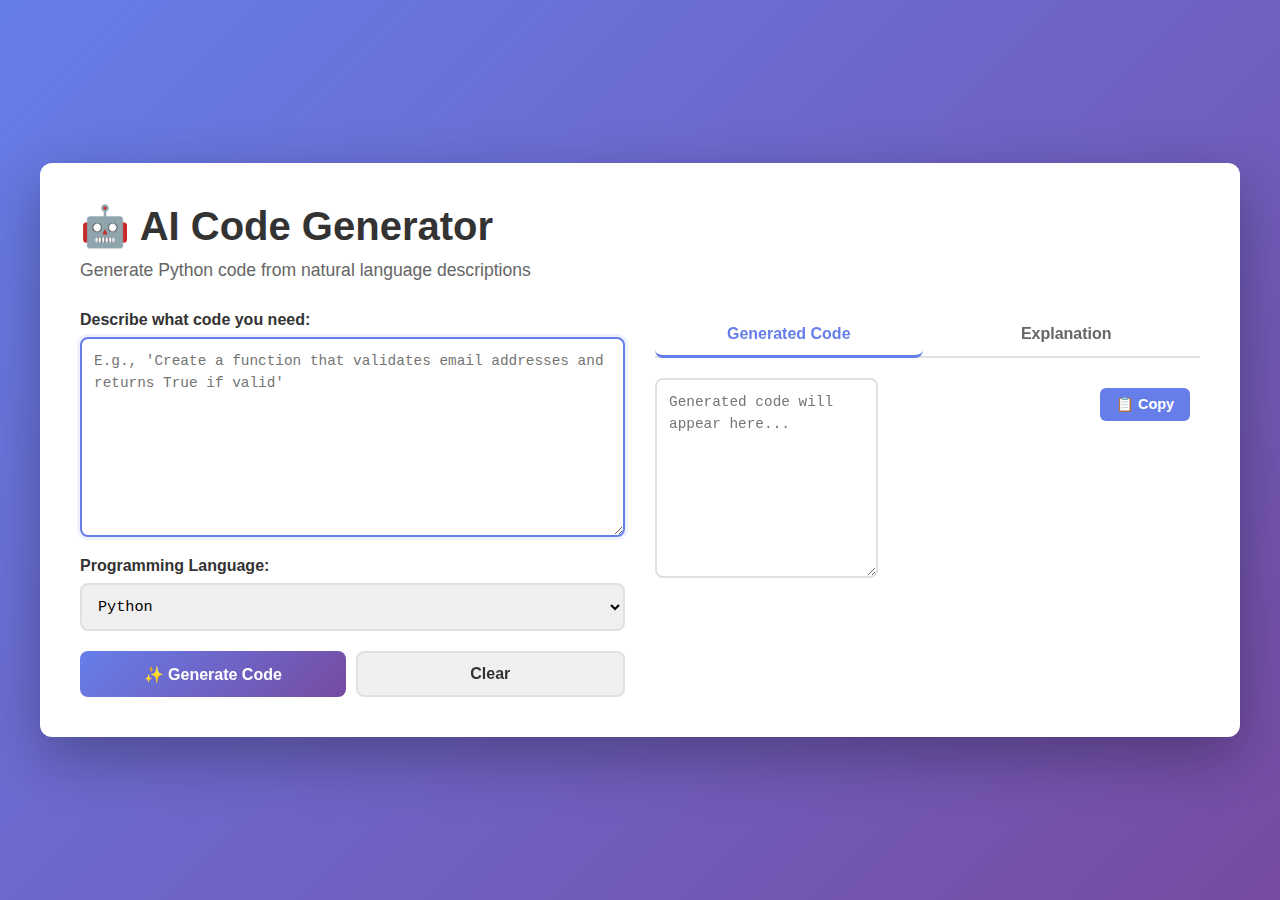
<file: AI-CodeGenerator/templates/index.html>
<!DOCTYPE html>
<html lang="en">
<head>
    <meta charset="UTF-8">
    <meta name="viewport" content="width=device-width, initial-scale=1.0">
    <title>AI Code Generator</title>
    <style>
        * {
            margin: 0;
            padding: 0;
            box-sizing: border-box;
        }

        body {
            font-family: 'Segoe UI', Tahoma, Geneva, Verdana, sans-serif;
            background: linear-gradient(135deg, #667eea 0%, #764ba2 100%);
            min-height: 100vh;
            display: flex;
            align-items: center;
            justify-content: center;
            padding: 20px;
        }

        .container {
            background: white;
            border-radius: 12px;
            box-shadow: 0 20px 60px rgba(0, 0, 0, 0.3);
            max-width: 1200px;
            width: 100%;
            padding: 40px;
        }

        h1 {
            color: #333;
            margin-bottom: 10px;
            font-size: 2.5em;
        }

        .subtitle {
            color: #666;
            margin-bottom: 30px;
            font-size: 1.1em;
        }

        .content {
            display: grid;
            grid-template-columns: 1fr 1fr;
            gap: 30px;
        }

        @media (max-width: 768px) {
            .content {
                grid-template-columns: 1fr;
            }
        }

        .section {
            display: flex;
            flex-direction: column;
        }

        label {
            color: #333;
            font-weight: 600;
            margin-bottom: 8px;
            font-size: 1em;
        }

        textarea, select {
            padding: 12px;
            border: 2px solid #e0e0e0;
            border-radius: 8px;
            font-family: 'Courier New', monospace;
            font-size: 0.95em;
            resize: vertical;
            transition: border-color 0.3s;
        }

        textarea:focus, select:focus {
            outline: none;
            border-color: #667eea;
            box-shadow: 0 0 0 3px rgba(102, 126, 234, 0.1);
        }

        #description, #outputCode {
            min-height: 200px;
            font-size: 0.9em;
            line-height: 1.5;
        }

        .button-group {
            display: flex;
            gap: 10px;
            margin-top: 20px;
        }

        button {
            padding: 12px 24px;
            border: none;
            border-radius: 8px;
            font-size: 1em;
            font-weight: 600;
            cursor: pointer;
            transition: all 0.3s;
            flex: 1;
        }

        .btn-primary {
            background: linear-gradient(135deg, #667eea 0%, #764ba2 100%);
            color: white;
        }

        .btn-primary:hover {
            transform: translateY(-2px);
            box-shadow: 0 10px 20px rgba(102, 126, 234, 0.3);
        }

        .btn-primary:disabled {
            opacity: 0.6;
            cursor: not-allowed;
            transform: none;
        }

        .btn-secondary {
            background: #f0f0f0;
            color: #333;
            border: 2px solid #e0e0e0;
        }

        .btn-secondary:hover {
            background: #e8e8e8;
        }

        .output-section {
            position: relative;
        }

        .copy-btn {
            position: absolute;
            top: 10px;
            right: 10px;
            padding: 8px 16px;
            background: #667eea;
            color: white;
            border: none;
            border-radius: 6px;
            font-size: 0.9em;
            cursor: pointer;
            transition: all 0.3s;
        }

        .copy-btn:hover {
            background: #764ba2;
        }

        .loading {
            display: none;
            text-align: center;
            color: #667eea;
            font-weight: 600;
            margin-top: 10px;
        }

        .loading.active {
            display: block;
        }

        .spinner {
            display: inline-block;
            width: 20px;
            height: 20px;
            border: 3px solid #f3f3f3;
            border-top: 3px solid #667eea;
            border-radius: 50%;
            animation: spin 1s linear infinite;
            margin-right: 8px;
        }

        @keyframes spin {
            0% { transform: rotate(0deg); }
            100% { transform: rotate(360deg); }
        }

        .error {
            background-color: #ffebee;
            border: 2px solid #ef5350;
            color: #c62828;
            padding: 12px;
            border-radius: 8px;
            margin-top: 10px;
            display: none;
        }

        .error.active {
            display: block;
        }

        .success {
            background-color: #e8f5e9;
            border: 2px solid #66bb6a;
            color: #2e7d32;
            padding: 12px;
            border-radius: 8px;
            margin-top: 10px;
            display: none;
        }

        .success.active {
            display: block;
        }

        .tabs {
            display: flex;
            gap: 10px;
            margin-bottom: 20px;
            border-bottom: 2px solid #e0e0e0;
        }

        .tab {
            padding: 12px 20px;
            background: none;
            border: none;
            cursor: pointer;
            color: #666;
            font-weight: 600;
            font-size: 1em;
            border-bottom: 3px solid transparent;
            transition: all 0.3s;
            position: relative;
            bottom: -2px;
        }

        .tab.active {
            color: #667eea;
            border-bottom-color: #667eea;
        }

        .tab-content {
            display: none;
        }

        .tab-content.active {
            display: block;
        }

        #explanation {
            background: #f9f9f9;
            padding: 15px;
            border-radius: 8px;
            line-height: 1.6;
            color: #333;
        }
    </style>
</head>
<body>
    <div class="container">
        <h1>🤖 AI Code Generator</h1>
        <p class="subtitle">Generate Python code from natural language descriptions</p>

        <div class="content">
            <!-- Left Panel - Input -->
            <div class="section">
                <label for="description">Describe what code you need:</label>
                <textarea id="description" placeholder="E.g., 'Create a function that validates email addresses and returns True if valid'"></textarea>

                <label for="language" style="margin-top: 20px;">Programming Language:</label>
                <select id="language">
                    <option value="python">Python</option>
                    <option value="javascript">JavaScript</option>
                    <option value="typescript">TypeScript</option>
                    <option value="java">Java</option>
                    <option value="csharp">C#</option>
                </select>

                <div class="button-group">
                    <button class="btn-primary" id="generateBtn">✨ Generate Code</button>
                    <button class="btn-secondary" id="clearBtn">Clear</button>
                </div>

                <div class="loading" id="loading">
                    <span class="spinner"></span>
                    Generating code...
                </div>

                <div class="error" id="error"></div>
            </div>

            <!-- Right Panel - Output -->
            <div class="section">
                <div class="tabs">
                    <button class="tab active" data-tab="code-tab">Generated Code</button>
                    <button class="tab" data-tab="explain-tab">Explanation</button>
                </div>

                <div id="code-tab" class="tab-content active">
                    <div class="output-section">
                        <button class="copy-btn" id="copyBtn">📋 Copy</button>
                        <textarea id="outputCode" readonly placeholder="Generated code will appear here..." style="margin-top: 0;"></textarea>
                    </div>
                    <div class="success" id="copySuccess">✓ Code copied to clipboard!</div>
                </div>

                <div id="explain-tab" class="tab-content">
                    <div id="explanation" style="display: none;">
                        <p id="explanationText"></p>
                        <button class="btn-secondary" id="explainBtn" style="margin-top: 20px; width: auto; padding: 10px 20px;">📖 Explain Generated Code</button>
                    </div>
                    <div class="loading" id="explainLoading" style="margin-top: 20px;">
                        <span class="spinner"></span>
                        Generating explanation...
                    </div>
                </div>
            </div>
        </div>
    </div>

    <script>
        const generateBtn = document.getElementById('generateBtn');
        const clearBtn = document.getElementById('clearBtn');
        const copyBtn = document.getElementById('copyBtn');
        const explainBtn = document.getElementById('explainBtn');
        const descriptionInput = document.getElementById('description');
        const languageSelect = document.getElementById('language');
        const outputCode = document.getElementById('outputCode');
        const loading = document.getElementById('loading');
        const error = document.getElementById('error');
        const copySuccess = document.getElementById('copySuccess');
        const tabs = document.querySelectorAll('.tab');
        const tabContents = document.querySelectorAll('.tab-content');
        const explanationDiv = document.getElementById('explanation');
        const explanationText = document.getElementById('explanationText');
        const explainLoading = document.getElementById('explainLoading');

        // Tab switching
        tabs.forEach(tab => {
            tab.addEventListener('click', () => {
                const tabName = tab.getAttribute('data-tab');
                
                tabs.forEach(t => t.classList.remove('active'));
                tabContents.forEach(tc => tc.classList.remove('active'));
                
                tab.classList.add('active');
                document.getElementById(tabName).classList.add('active');
            });
        });

        // Generate Code
        generateBtn.addEventListener('click', async () => {
            const description = descriptionInput.value.trim();
            const language = languageSelect.value;

            if (!description) {
                showError('Please describe what code you need');
                return;
            }

            try {
                generateBtn.disabled = true;
                loading.classList.add('active');
                error.classList.remove('active');
                copySuccess.classList.remove('active');

                const response = await fetch('/generate', {
                    method: 'POST',
                    headers: {
                        'Content-Type': 'application/json',
                    },
                    body: JSON.stringify({
                        description: description,
                        language: language
                    })
                });

                const data = await response.json();

                if (!response.ok) {
                    throw new Error(data.error || 'Failed to generate code');
                }

                outputCode.value = data.code;
                explanationDiv.style.display = 'none';
                
                // Switch to code tab
                tabs[0].click();
                
                showSuccess('Code generated successfully!');
            } catch (err) {
                showError(err.message);
            } finally {
                generateBtn.disabled = false;
                loading.classList.remove('active');
            }
        });

        // Explain Code
        explainBtn.addEventListener('click', async () => {
            const code = outputCode.value.trim();

            if (!code) {
                showError('No code to explain');
                return;
            }

            try {
                explainBtn.disabled = true;
                explainLoading.style.display = 'block';

                const response = await fetch('/explain', {
                    method: 'POST',
                    headers: {
                        'Content-Type': 'application/json',
                    },
                    body: JSON.stringify({
                        code: code
                    })
                });

                const data = await response.json();

                if (!response.ok) {
                    throw new Error(data.error || 'Failed to generate explanation');
                }

                explanationText.textContent = data.explanation;
                explanationDiv.style.display = 'block';
                explainBtn.style.display = 'none';
                
            } catch (err) {
                showError(err.message);
            } finally {
                explainBtn.disabled = false;
                explainLoading.style.display = 'none';
            }
        });

        // Copy Code
        copyBtn.addEventListener('click', () => {
            if (!outputCode.value) {
                showError('No code to copy');
                return;
            }

            navigator.clipboard.writeText(outputCode.value).then(() => {
                copySuccess.classList.add('active');
                setTimeout(() => {
                    copySuccess.classList.remove('active');
                }, 2000);
            });
        });

        // Clear
        clearBtn.addEventListener('click', () => {
            descriptionInput.value = '';
            outputCode.value = '';
            explanationDiv.style.display = 'none';
            explainBtn.style.display = 'block';
            error.classList.remove('active');
            copySuccess.classList.remove('active');
            descriptionInput.focus();
        });

        function showError(message) {
            error.textContent = message;
            error.classList.add('active');
        }

        function showSuccess(message) {
            copySuccess.textContent = '✓ ' + message;
            copySuccess.classList.add('active');
            setTimeout(() => {
                copySuccess.classList.remove('active');
            }, 3000);
        }

        // Focus on description input on load
        window.addEventListener('load', () => {
            descriptionInput.focus();
        });
    </script>
</body>
</html>
</file>
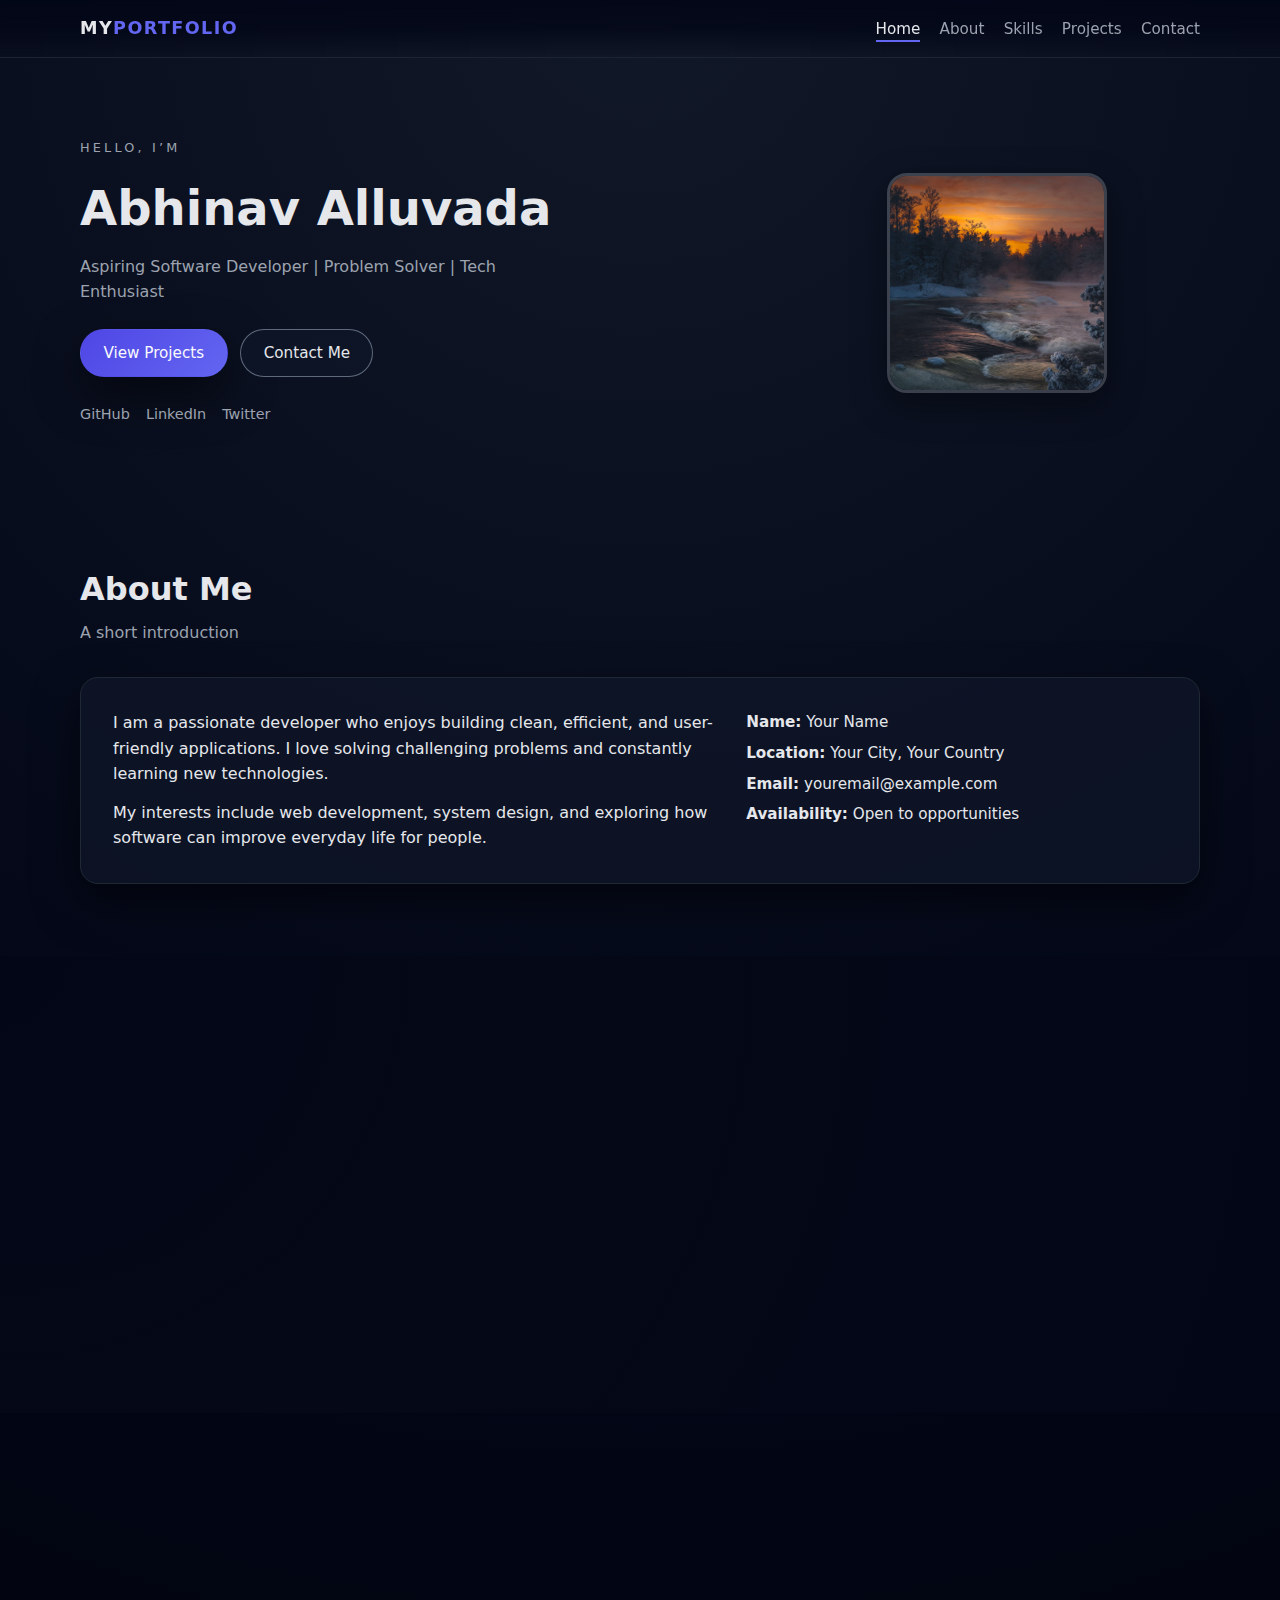
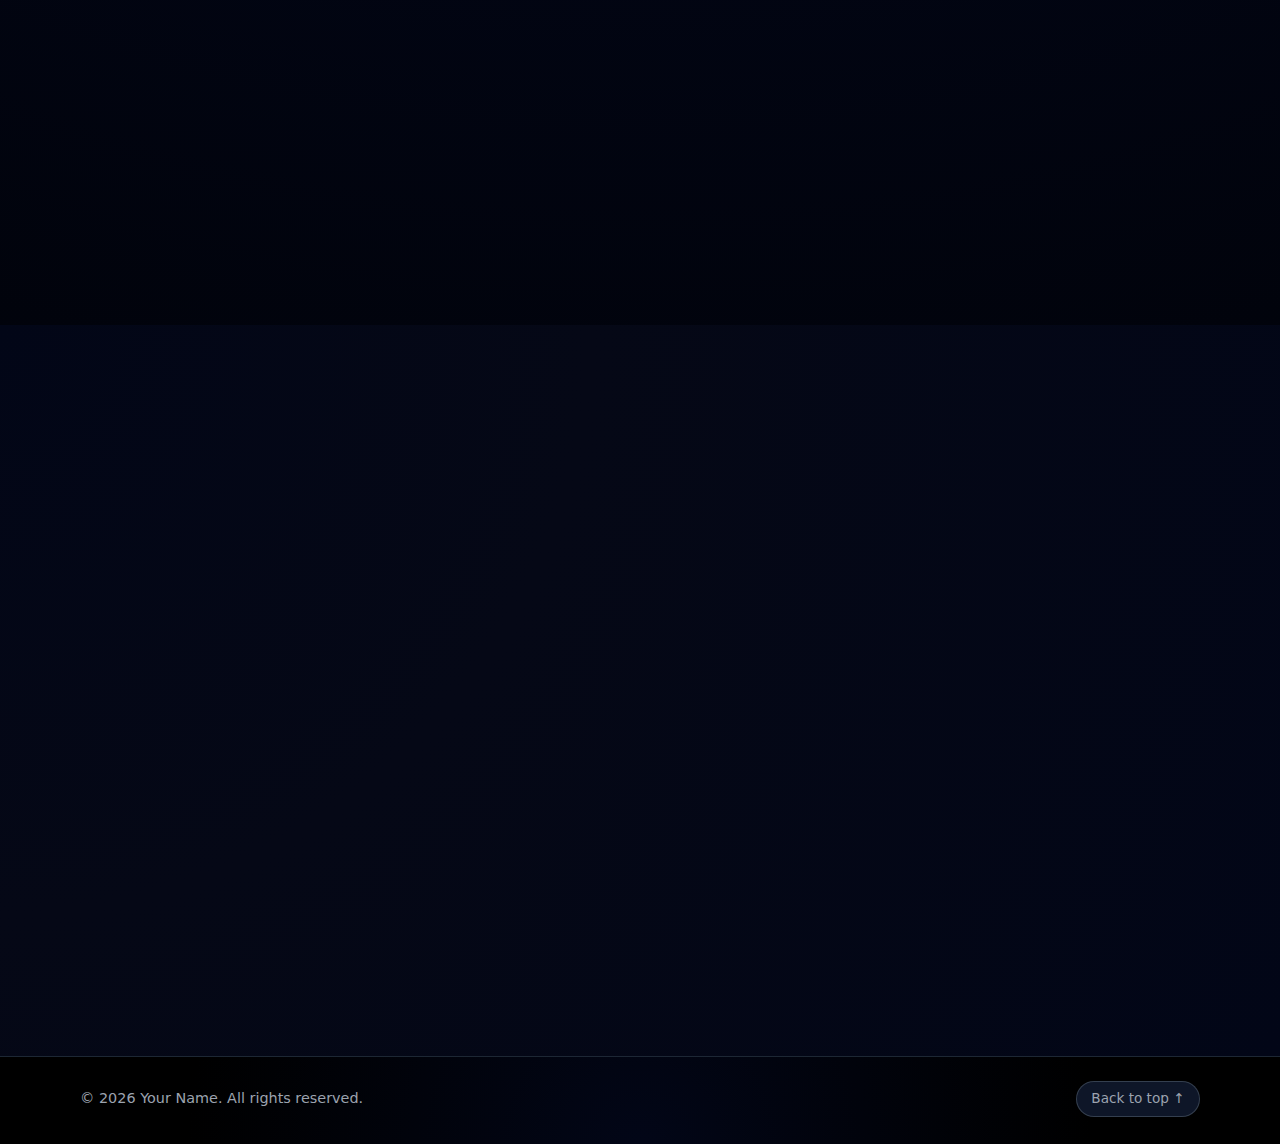
<file: Portfolio/home.html>
<!DOCTYPE html>
<html lang="en">

<head>
    <meta charset="UTF-8" />
    <meta name="viewport" content="width=device-width, initial-scale=1.0" />
    <title>My Portfolio</title>
    <link rel="stylesheet" href="style.css" />
    <link rel="shortcut icon" href="" type="image/x-icon" />
</head>

<body>
    <!-- Header / Navbar -->
    <header class="header" id="top">
        <nav class="nav container">
            <div class="nav__logo">My<span>Portfolio</span></div>

            <button class="nav__toggle" aria-label="Toggle navigation">
                <span></span>
                <span></span>
                <span></span>
            </button>

            <ul class="nav__links">
                <li><a href="#hero" class="nav__link active">Home</a></li>
                <li><a href="#about" class="nav__link">About</a></li>
                <li><a href="#skills" class="nav__link">Skills</a></li>
                <li><a href="#projects" class="nav__link">Projects</a></li>
                <li><a href="#contact" class="nav__link">Contact</a></li>
            </ul>
        </nav>
    </header>

    <main>
        <!-- Hero Section -->
        <section class="hero" id="hero">
            <div class="container hero__content">
                <div class="hero__text">
                    <p class="hero__hello">Hello, I’m</p>
                    <h1 class="hero__title">Abhinav Alluvada</h1>
                    <p class="hero__subtitle">Aspiring Software Developer | Problem Solver | Tech Enthusiast</p>

                    <div class="hero__buttons">
                        <a href="#projects" class="btn btn--primary">View Projects</a>
                        <a href="#contact" class="btn btn--ghost">Contact Me</a>
                    </div>

                    <div class="hero__socials">
                        <a href="#" target="_blank" rel="noopener noreferrer">GitHub</a>
                        <a href="#" target="_blank" rel="noopener noreferrer">LinkedIn</a>
                        <a href="#" target="_blank" rel="noopener noreferrer">Twitter</a>
                    </div>
                </div>

                <div class="hero__image">
                    <img src="image.jpg" alt="Profile photo" class="hero__photo">
                </div>

            </div>
        </section>

        <!-- About Section -->
        <section class="section" id="about">
            <div class="container section__content">
                <h2 class="section__title">About Me</h2>
                <p class="section__subtitle">A short introduction</p>

                <div class="about__grid">
                    <div class="about__text">
                        <p>
                            I am a passionate developer who enjoys building clean, efficient, and user-friendly
                            applications. I love solving challenging problems and constantly learning new technologies.
                        </p>
                        <p>
                            My interests include web development, system design, and exploring how software can
                            improve everyday life for people.
                        </p>
                    </div>
                    <div class="about__details">
                        <ul>
                            <li><strong>Name:</strong> Your Name</li>
                            <li><strong>Location:</strong> Your City, Your Country</li>
                            <li><strong>Email:</strong> youremail@example.com</li>
                            <li><strong>Availability:</strong> Open to opportunities</li>
                        </ul>
                    </div>
                </div>
            </div>
        </section>

        <!-- Skills Section -->
        <section class="section section--alt" id="skills">
            <div class="container section__content">
                <h2 class="section__title">Skills</h2>
                <p class="section__subtitle">Technologies and tools I work with</p>

                <div class="skills__grid">
                    <div class="skill__card">
                        <h3>Frontend</h3>
                        <ul>
                            <li>HTML5</li>
                            <li>CSS3 / Flexbox / Grid</li>
                            <li>JavaScript (ES6+)</li>
                            <li>React (optional)</li>
                        </ul>
                    </div>
                    <div class="skill__card">
                        <h3>Backend</h3>
                        <ul>
                            <li>Node.js</li>
                            <li>Express</li>
                            <li>REST APIs</li>
                            <li>Authentication basics</li>
                        </ul>
                    </div>
                    <div class="skill__card">
                        <h3>Tools & Others</h3>
                        <ul>
                            <li>Git & GitHub</li>
                            <li>VS Code</li>
                            <li>Linux / CLI basics</li>
                            <li>Problem Solving (DSA)</li>
                        </ul>
                    </div>
                </div>
            </div>
        </section>

        <!-- Projects Section -->
        <section class="section" id="projects">
            <div class="container section__content">
                <h2 class="section__title">Projects</h2>
                <p class="section__subtitle">Some of my recent work</p>

                <div class="projects__grid">
                    <article class="project__card">
                        <h3>Project One</h3>
                        <p>
                            Short description of the project. What it does, what tech you used, and why it’s cool.
                        </p>
                        <p class="project__tech">Tech: HTML, CSS, JavaScript</p>
                        <div class="project__links">
                            <a href="#" target="_blank" rel="noopener noreferrer">View Live</a>
                            <a href="#" target="_blank" rel="noopener noreferrer">Source Code</a>
                        </div>
                    </article>

                    <article class="project__card">
                        <h3>Project Two</h3>
                        <p>
                            Short description of the project. Mention any interesting challenges or features.
                        </p>
                        <p class="project__tech">Tech: React, Node.js</p>
                        <div class="project__links">
                            <a href="#" target="_blank" rel="noopener noreferrer">View Live</a>
                            <a href="#" target="_blank" rel="noopener noreferrer">Source Code</a>
                        </div>
                    </article>

                    <article class="project__card">
                        <h3>Project Three</h3>
                        <p>
                            Short description of the project. Focus on what problem it solves.
                        </p>
                        <p class="project__tech">Tech: Python, Flask</p>
                        <div class="project__links">
                            <a href="#" target="_blank" rel="noopener noreferrer">View Live</a>
                            <a href="#" target="_blank" rel="noopener noreferrer">Source Code</a>
                        </div>
                    </article>
                </div>
            </div>
        </section>

        <!-- Contact Section -->
        <section class="section section--alt" id="contact">
            <div class="container section__content">
                <h2 class="section__title">Contact</h2>
                <p class="section__subtitle">Let’s work together</p>

                <div class="contact__grid">
                    <div class="contact__info">
                        <p>
                            Whether you have a question, a project idea, or just want to say hello, feel free to
                            reach out. I’ll do my best to respond as soon as possible.
                        </p>
                        <ul>
                            <li><strong>Email:</strong> youremail@example.com</li>
                            <li><strong>Phone:</strong> +91-XXXXXXXXXX</li>
                            <li><strong>Location:</strong> Your City, Your Country</li>
                        </ul>
                    </div>

                    <form class="contact__form" id="contactForm">
                        <div class="form__group">
                            <label for="name">Name</label>
                            <input type="text" id="name" name="name" placeholder="Your name" required />
                        </div>
                        <div class="form__group">
                            <label for="email">Email</label>
                            <input type="email" id="email" name="email" placeholder="you@example.com" required />
                        </div>
                        <div class="form__group">
                            <label for="message">Message</label>
                            <textarea id="message" name="message" rows="4" placeholder="Your message..."
                                required></textarea>
                        </div>
                        <button type="submit" class="btn btn--primary">Send Message</button>
                        <p class="form__status" id="formStatus"></p>
                    </form>
                </div>
            </div>
        </section>
    </main>

    <!-- Footer -->
    <footer class="footer">
        <div class="container footer__content">
            <p>&copy; <span id="year"></span> Your Name. All rights reserved.</p>
            <a href="#top" class="back-to-top">Back to top ↑</a>
        </div>
    </footer>

    <script src="script.js" defer></script>
</body>

</html>
</file>
<file: Portfolio/style.css>
/* ========== Base Styles ========== */
*,
*::before,
*::after {
    box-sizing: border-box;
    margin: 0;
    padding: 0;
}

:root {
    --bg: #050816;
    --bg-alt: #0b1020;
    --card-bg: #101624;
    --primary: #6366f1;
    --primary-soft: rgba(99, 102, 241, 0.1);
    --text-main: #e5e7eb;
    --text-muted: #9ca3af;
    --border-subtle: #1f2933;
    --shadow-soft: 0 18px 45px rgba(0, 0, 0, 0.55);
    --radius-lg: 18px;
    --radius-full: 999px;
    --transition-fast: 0.2s ease;
    --transition-med: 0.3s ease;
}

html {
    scroll-behavior: smooth;
}

body {
    font-family: system-ui, -apple-system, BlinkMacSystemFont, "Segoe UI", sans-serif;
    background: radial-gradient(circle at top, #111827 0, #020617 45%, #000 100%);
    color: var(--text-main);
    line-height: 1.6;
}

/* Containers & Sections */
.container {
    width: min(1120px, 100% - 2.5rem);
    margin-inline: auto;
}

.section {
    padding: 4.5rem 0;
}

.section--alt {
    background: radial-gradient(circle at top left, #020617 0, #050816 40%, #020617 100%);
    padding: 4.5rem 0;
}

.section__content {
    opacity: 0;
    transform: translateY(24px);
    transition: opacity var(--transition-med), transform var(--transition-med);
}

.section__content.visible {
    opacity: 1;
    transform: translateY(0);
}

.section__title {
    font-size: 2rem;
    margin-bottom: 0.3rem;
    font-weight: 700;
}

.section__subtitle {
    color: var(--text-muted);
    margin-bottom: 2rem;
}

/* ========== Navbar ========== */
.header {
    position: sticky;
    top: 0;
    z-index: 100;
    backdrop-filter: blur(14px);
    background: linear-gradient(
        to bottom,
        rgba(2, 6, 23, 0.92),
        rgba(2, 6, 23, 0.75),
        transparent
    );
    border-bottom: 1px solid rgba(55, 65, 81, 0.5);
}

.nav {
    display: flex;
    align-items: center;
    justify-content: space-between;
    padding-block: 0.9rem;
}

.nav__logo {
    font-size: 1.1rem;
    font-weight: 700;
    letter-spacing: 0.08em;
    text-transform: uppercase;
}

.nav__logo span {
    color: var(--primary);
}

.nav__links {
    list-style: none;
    display: flex;
    gap: 1.2rem;
    align-items: center;
}

.nav__link {
    font-size: 0.95rem;
    color: var(--text-muted);
    text-decoration: none;
    position: relative;
    transition: color var(--transition-fast);
}

.nav__link::after {
    content: "";
    position: absolute;
    left: 0;
    bottom: -0.3rem;
    width: 0;
    height: 2px;
    background: var(--primary);
    transition: width var(--transition-fast);
}

.nav__link:hover,
.nav__link.active {
    color: var(--text-main);
}

.nav__link.active::after {
    width: 100%;
}

/* Hamburger */
.nav__toggle {
    display: none;
    flex-direction: column;
    gap: 0.25rem;
    background: none;
    border: none;
    cursor: pointer;
}

.nav__toggle span {
    width: 22px;
    height: 2px;
    background: var(--text-main);
    transition: transform var(--transition-fast), opacity var(--transition-fast);
}

/* ========== Buttons ========== */
.btn {
    display: inline-flex;
    align-items: center;
    justify-content: center;
    padding: 0.7rem 1.4rem;
    border-radius: var(--radius-full);
    border: 1px solid transparent;
    font-size: 0.95rem;
    font-weight: 500;
    text-decoration: none;
    cursor: pointer;
    transition: background var(--transition-med), transform var(--transition-fast), box-shadow var(--transition-med), border-color var(--transition-med);
}

.btn--primary {
    background: linear-gradient(135deg, #4f46e5, #6366f1);
    color: #f9fafb;
    box-shadow: var(--shadow-soft);
}

.btn--primary:hover {
    transform: translateY(-1px) scale(1.01);
    box-shadow: 0 24px 55px rgba(15, 23, 42, 0.9);
}

.btn--ghost {
    border-color: rgba(148, 163, 184, 0.6);
    color: var(--text-main);
    background: rgba(15, 23, 42, 0.65);
}

.btn--ghost:hover {
    border-color: var(--primary);
    background: var(--primary-soft);
}

/* ========== Hero ========== */
.hero {
    padding: 5rem 0 4rem;
}

.hero__content {
    display: grid;
    grid-template-columns: minmax(0, 2.1fr) minmax(0, 1.3fr);
    gap: 3.5rem;
    align-items: center;
}

.hero__hello {
    color: var(--text-muted);
    text-transform: uppercase;
    letter-spacing: 0.25em;
    font-size: 0.8rem;
    margin-bottom: 0.75rem;
}

.hero__title {
    font-size: clamp(2.4rem, 4vw, 3rem);
    font-weight: 800;
    margin-bottom: 0.4rem;
}

.hero__subtitle {
    color: var(--text-muted);
    font-size: 1rem;
    max-width: 26rem;
    margin-bottom: 1.5rem;
}

.hero__buttons {
    display: flex;
    flex-wrap: wrap;
    gap: 0.8rem;
    margin-bottom: 1.6rem;
}

.hero__socials {
    display: flex;
    gap: 1rem;
    font-size: 0.9rem;
    flex-wrap: wrap;
}

.hero__socials a {
    color: var(--text-muted);
    text-decoration: none;
    position: relative;
    padding-bottom: 0.1rem;
}

.hero__socials a::after {
    content: "";
    position: absolute;
    left: 0;
    bottom: 0;
    width: 0;
    height: 1px;
    background: var(--primary);
    transition: width var(--transition-fast);
}

.hero__socials a:hover {
    color: var(--text-main);
}

.hero__socials a:hover::after {
    width: 100%;
}

/* Hero image / avatar placeholder */
.hero__image {
    display: flex;
    justify-content: center;
    align-items: center;
}

.hero__avatar {
    width: 210px;
    height: 210px;
    border-radius: 28px;
    background: conic-gradient(from 210deg, #4f46e5, #06b6d4, #9333ea, #4f46e5);
    padding: 3px;
    box-shadow: var(--shadow-soft);
}

.hero__avatar span {
    display: flex;
    width: 100%;
    height: 100%;
    border-radius: 24px;
    background: radial-gradient(circle at top, #111827 0, #020617 60%, #000 100%);
    align-items: center;
    justify-content: center;
    font-size: 4rem;
    font-weight: 700;
    color: #e5e7eb;
}

/* ========== About ========== */
.about__grid {
    display: grid;
    grid-template-columns: 2fr 1.4fr;
    gap: 2rem;
    background: rgba(15, 23, 42, 0.7);
    border-radius: var(--radius-lg);
    padding: 2rem;
    border: 1px solid var(--border-subtle);
    box-shadow: var(--shadow-soft);
}

.about__text p + p {
    margin-top: 0.8rem;
}

.about__details ul {
    list-style: none;
    display: grid;
    gap: 0.4rem;
    font-size: 0.95rem;
}

.about__details strong {
    color: var(--text-main);
}

/* ========== Skills ========== */
.skills__grid {
    display: grid;
    grid-template-columns: repeat(3, minmax(0, 1fr));
    gap: 1.5rem;
}

.skill__card {
    background: rgba(15, 23, 42, 0.85);
    border-radius: var(--radius-lg);
    padding: 1.5rem 1.4rem;
    border: 1px solid var(--border-subtle);
    box-shadow: var(--shadow-soft);
    transition: transform var(--transition-fast), border-color var(--transition-fast), box-shadow var(--transition-fast);
}

.skill__card:hover {
    transform: translateY(-3px);
    border-color: var(--primary);
    box-shadow: 0 22px 55px rgba(0, 0, 0, 0.7);
}

.skill__card h3 {
    margin-bottom: 0.7rem;
    font-size: 1.05rem;
}

.skill__card ul {
    list-style: none;
    font-size: 0.95rem;
    color: var(--text-muted);
}

.skill__card li + li {
    margin-top: 0.3rem;
}

/* ========== Projects ========== */
.projects__grid {
    display: grid;
    grid-template-columns: repeat(3, minmax(0, 1fr));
    gap: 1.5rem;
}

.project__card {
    background: rgba(15, 23, 42, 0.9);
    border-radius: var(--radius-lg);
    padding: 1.6rem 1.5rem;
    border: 1px solid var(--border-subtle);
    box-shadow: var(--shadow-soft);
    display: flex;
    flex-direction: column;
    gap: 0.8rem;
}

.project__card h3 {
    font-size: 1.05rem;
}

.project__card p {
    font-size: 0.95rem;
    color: var(--text-muted);
}

.project__tech {
    font-size: 0.85rem;
    color: #a5b4fc;
}

.project__links {
    margin-top: 0.3rem;
    display: flex;
    gap: 0.8rem;
    flex-wrap: wrap;
}

.project__links a {
    font-size: 0.85rem;
    text-decoration: none;
    color: #c7d2fe;
    padding: 0.3rem 0.8rem;
    border-radius: 999px;
    background: rgba(79, 70, 229, 0.08);
    border: 1px solid rgba(79, 70, 229, 0.4);
    transition: background var(--transition-fast), transform var(--transition-fast);
}

.project__links a:hover {
    background: rgba(79, 70, 229, 0.26);
    transform: translateY(-1px);
}

/* ========== Contact ========== */
.contact__grid {
    display: grid;
    grid-template-columns: 1.3fr 1.7fr;
    gap: 2rem;
    align-items: flex-start;
}

.contact__info ul {
    list-style: none;
    margin-top: 1rem;
    display: grid;
    gap: 0.3rem;
    font-size: 0.95rem;
}

.contact__form {
    background: rgba(15, 23, 42, 0.9);
    padding: 1.7rem 1.6rem;
    border-radius: var(--radius-lg);
    border: 1px solid var(--border-subtle);
    box-shadow: var(--shadow-soft);
}

.form__group {
    display: grid;
    gap: 0.3rem;
    margin-bottom: 1rem;
}

.form__group label {
    font-size: 0.9rem;
}

.form__group input,
.form__group textarea {
    padding: 0.6rem 0.7rem;
    border-radius: 0.6rem;
    border: 1px solid rgba(55, 65, 81, 0.9);
    background: rgba(15, 23, 42, 0.9);
    color: var(--text-main);
    font: inherit;
    outline: none;
    transition: border-color var(--transition-fast), box-shadow var(--transition-fast), background var(--transition-fast);
}

.form__group input:focus,
.form__group textarea:focus {
    border-color: var(--primary);
    box-shadow: 0 0 0 1px rgba(99, 102, 241, 0.45);
    background: rgba(15, 23, 42, 1);
}

.form__status {
    margin-top: 0.6rem;
    font-size: 0.9rem;
    min-height: 1.2em;
}

/* ========== Footer ========== */
.footer {
    padding: 1.5rem 0 1.7rem;
    border-top: 1px solid rgba(31, 41, 55, 0.95);
    background: radial-gradient(circle at bottom, #020617 0, #000 70%);
}

.footer__content {
    display: flex;
    justify-content: space-between;
    align-items: center;
    font-size: 0.9rem;
    color: var(--text-muted);
    gap: 1rem;
}

.back-to-top {
    text-decoration: none;
    color: var(--text-muted);
    font-size: 0.85rem;
    border-radius: 999px;
    padding: 0.4rem 0.9rem;
    border: 1px solid rgba(55, 65, 81, 0.95);
    background: rgba(15, 23, 42, 0.95);
    transition: background var(--transition-fast), transform var(--transition-fast), border-color var(--transition-fast);
}

.back-to-top:hover {
    background: rgba(79, 70, 229, 0.25);
    border-color: rgba(79, 70, 229, 0.9);
    transform: translateY(-1px);
}

/* ========== Responsive ========== */
@media (max-width: 880px) {
    .hero__content {
        grid-template-columns: minmax(0, 1.7fr) minmax(0, 1.3fr);
        gap: 2.5rem;
    }

    .skills__grid,
    .projects__grid {
        grid-template-columns: repeat(2, minmax(0, 1fr));
    }

    .about__grid,
    .contact__grid {
        grid-template-columns: 1fr;
    }
}

@media (max-width: 720px) {
    .nav__toggle {
        display: flex;
    }

    .nav__links {
        position: absolute;
        inset-inline: 0;
        top: 100%;
        background: rgba(2, 6, 23, 0.98);
        flex-direction: column;
        padding: 0.9rem 1.3rem 1rem;
        border-bottom: 1px solid rgba(31, 41, 55, 0.9);
        transform: translateY(-120%);
        opacity: 0;
        pointer-events: none;
        transition: transform var(--transition-med), opacity var(--transition-med);
    }

    .nav__links.show {
        transform: translateY(0);
        opacity: 1;
        pointer-events: auto;
    }

    .nav__link {
        padding-block: 0.3rem;
    }

    .hero {
        padding-top: 4rem;
    }

    .hero__content {
        grid-template-columns: 1fr;
        text-align: left;
    }

    .hero__image {
        order: -1;
    }

    .hero__avatar {
        width: 180px;
        height: 180px;
    }

    .skills__grid,
    .projects__grid {
        grid-template-columns: 1fr;
    }

    .footer__content {
        flex-direction: column;
        text-align: center;
    }
}

@media (max-width: 480px) {
    .container {
        width: min(100% - 1.6rem, 100%);
    }

    .hero__buttons {
        flex-direction: column;
        align-items: flex-start;
    }
}
.hero__photo {
    width: 220px;
    height: 220px;
    object-fit: cover;
    border-radius: 20px;
    border: 3px solid rgba(255,255,255,0.2);
    box-shadow: 0 12px 35px rgba(0,0,0,0.4);
}
</file>
